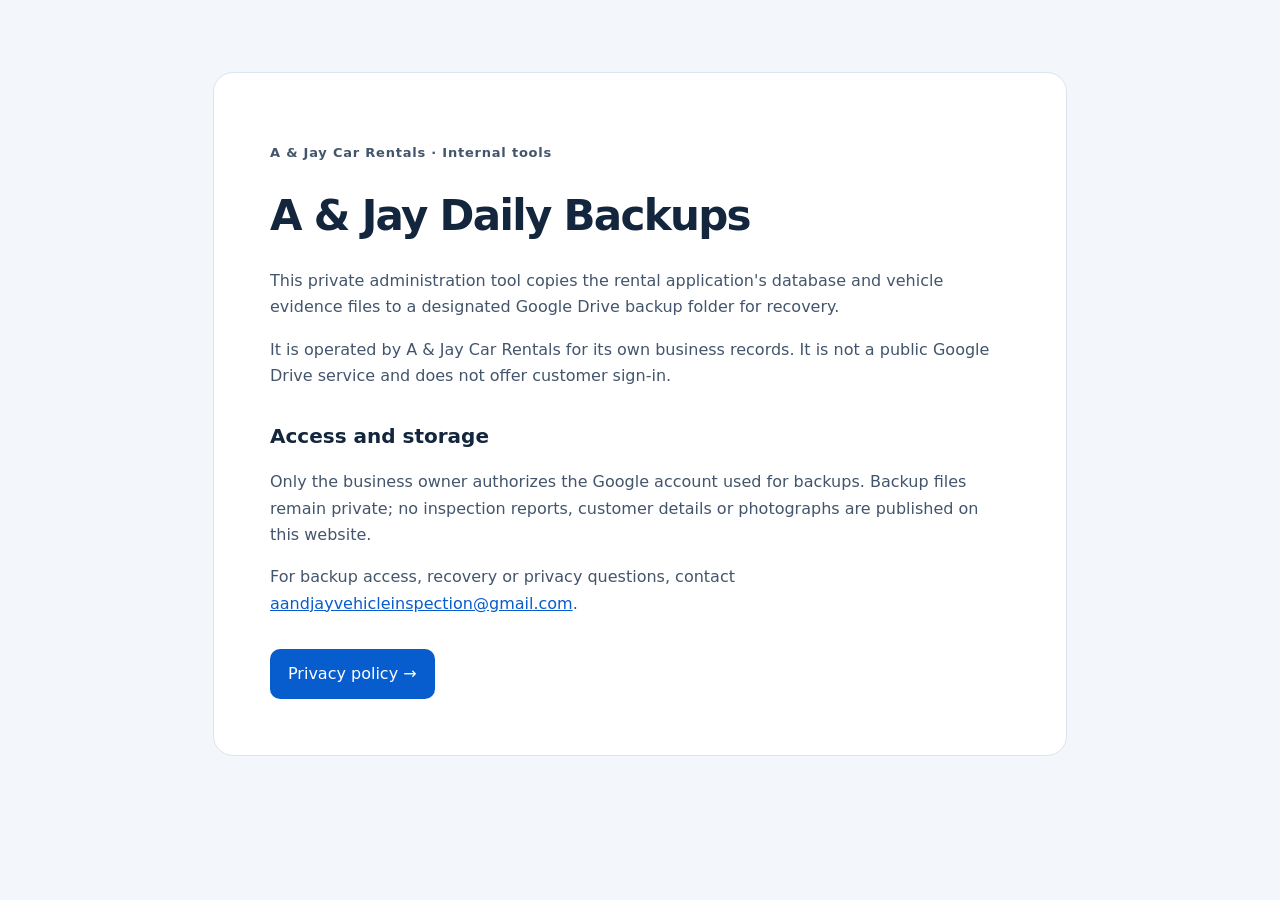
<file: index.html>
<!doctype html>
<html lang="en"><meta charset="utf-8"><meta name="viewport" content="width=device-width, initial-scale=1"><title>A & Jay Daily Backups</title><link rel="stylesheet" href="style.css">
<main><p class="eyebrow">A & Jay Car Rentals · Internal tools</p><h1>A & Jay Daily Backups</h1><p>This private administration tool copies the rental application's database and vehicle evidence files to a designated Google Drive backup folder for recovery.</p><p>It is operated by A & Jay Car Rentals for its own business records. It is not a public Google Drive service and does not offer customer sign-in.</p><h2>Access and storage</h2><p>Only the business owner authorizes the Google account used for backups. Backup files remain private; no inspection reports, customer details or photographs are published on this website.</p><p>For backup access, recovery or privacy questions, contact <a href="mailto:aandjayvehicleinspection@gmail.com">aandjayvehicleinspection@gmail.com</a>.</p><a class="button" href="privacy.html">Privacy policy →</a></main></html>
</file>
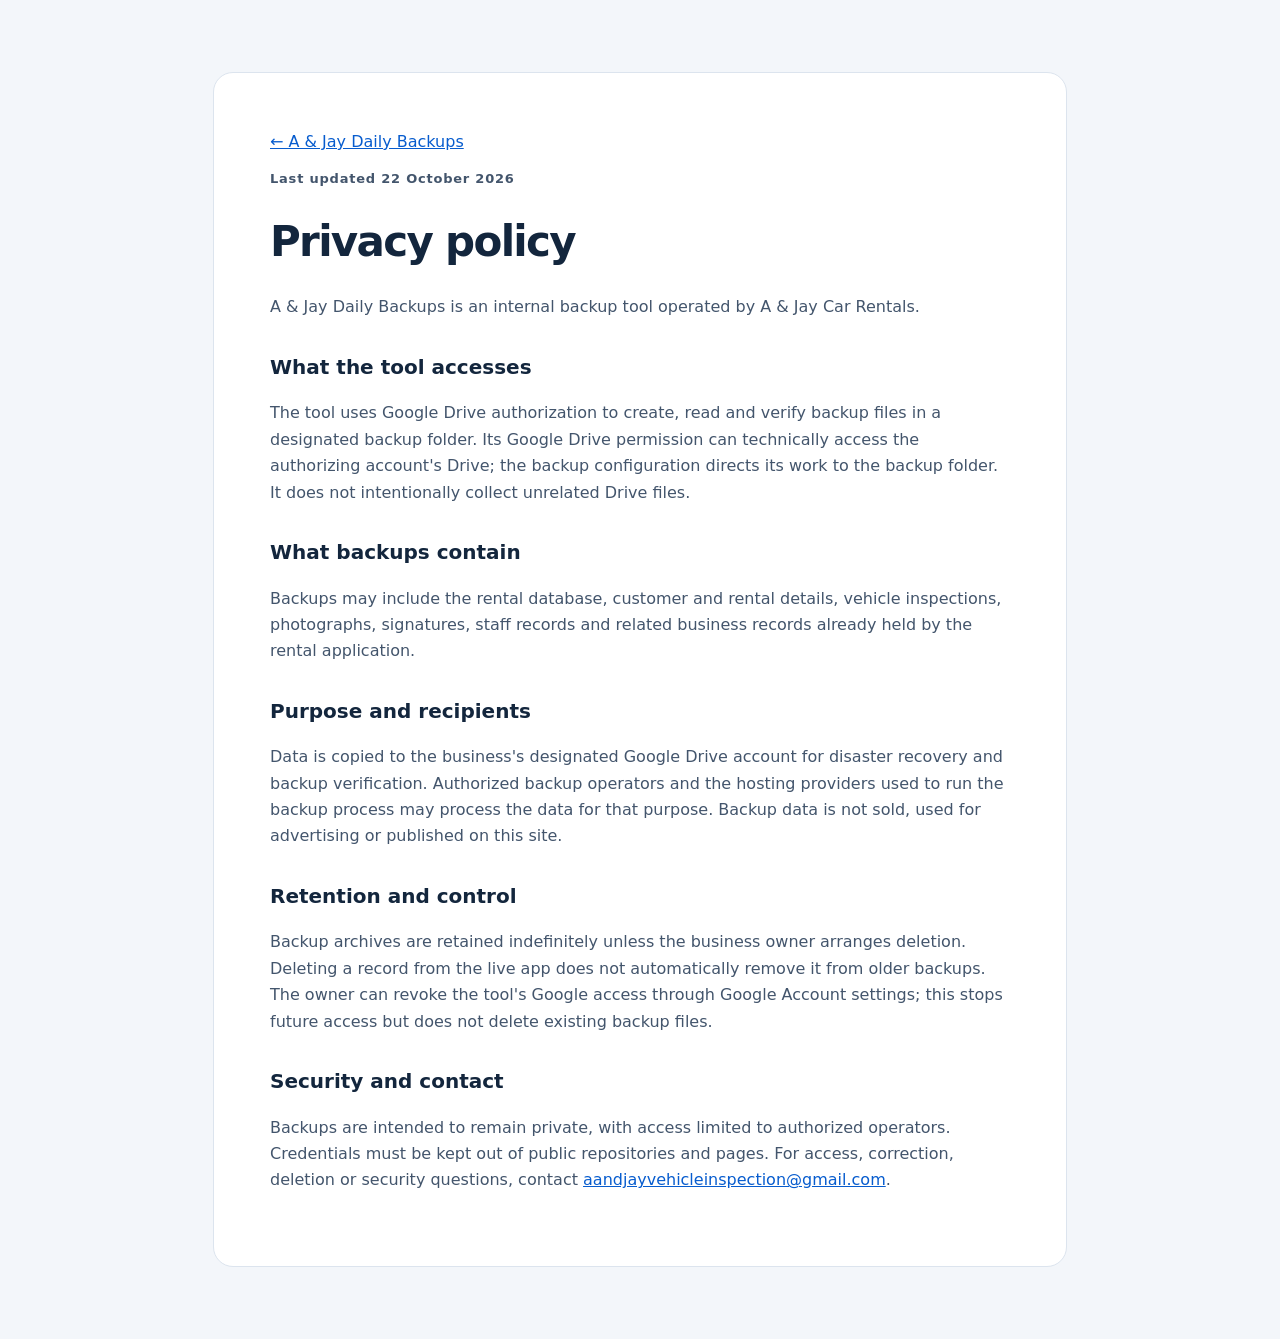
<file: privacy.html>
<!doctype html>
<html lang="en"><meta charset="utf-8"><meta name="viewport" content="width=device-width, initial-scale=1"><title>Privacy · A & Jay Daily Backups</title><link rel="stylesheet" href="style.css">
<main><a href="index.html">← A & Jay Daily Backups</a><p class="eyebrow">Last updated 22 October 2026</p><h1>Privacy policy</h1><p>A & Jay Daily Backups is an internal backup tool operated by A & Jay Car Rentals.</p><h2>What the tool accesses</h2><p>The tool uses Google Drive authorization to create, read and verify backup files in a designated backup folder. Its Google Drive permission can technically access the authorizing account's Drive; the backup configuration directs its work to the backup folder. It does not intentionally collect unrelated Drive files.</p><h2>What backups contain</h2><p>Backups may include the rental database, customer and rental details, vehicle inspections, photographs, signatures, staff records and related business records already held by the rental application.</p><h2>Purpose and recipients</h2><p>Data is copied to the business's designated Google Drive account for disaster recovery and backup verification. Authorized backup operators and the hosting providers used to run the backup process may process the data for that purpose. Backup data is not sold, used for advertising or published on this site.</p><h2>Retention and control</h2><p>Backup archives are retained indefinitely unless the business owner arranges deletion. Deleting a record from the live app does not automatically remove it from older backups. The owner can revoke the tool's Google access through Google Account settings; this stops future access but does not delete existing backup files.</p><h2>Security and contact</h2><p>Backups are intended to remain private, with access limited to authorized operators. Credentials must be kept out of public repositories and pages. For access, correction, deletion or security questions, contact <a href="mailto:aandjayvehicleinspection@gmail.com">aandjayvehicleinspection@gmail.com</a>.</p></main></html>
</file>
<file: style.css>
:root{font-family:system-ui,sans-serif;color:#13263d;background:#f3f6fa;line-height:1.65}body{margin:0;padding:clamp(20px,6vw,72px)}main{max-width:740px;margin:auto;background:white;padding:clamp(24px,5vw,56px);border-radius:20px;border:1px solid #dce4ee}h1{font-size:clamp(30px,5vw,42px);line-height:1.15;letter-spacing:-.04em}h2{font-size:20px;margin-top:30px}p{color:#43556c}.eyebrow{font-size:13px;font-weight:650;letter-spacing:.06em}a{color:#075cce;overflow-wrap:anywhere}.button{display:inline-block;margin-top:16px;padding:12px 18px;border-radius:10px;background:#075cce;color:white;text-decoration:none}
</file>
